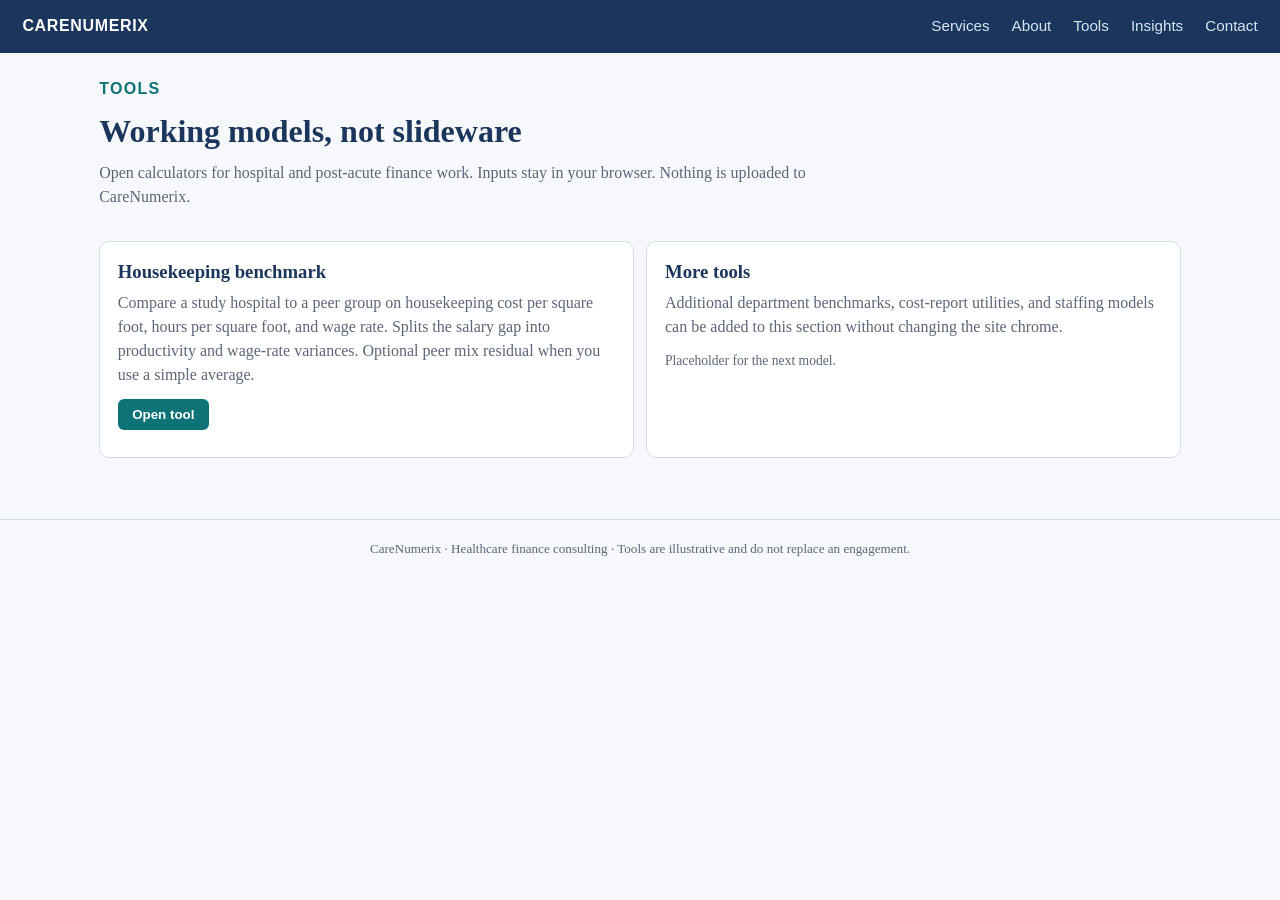
<file: index.html>
<!DOCTYPE html>
<html lang="en">
<head>
  <meta charset="utf-8">
  <meta name="viewport" content="width=device-width, initial-scale=1">
  <title>CareNumerix</title>
  <meta http-equiv="refresh" content="0; url=tools/">
  <link rel="canonical" href="tools/">
</head>
<body>
  <p><a href="tools/">Continue to CareNumerix Tools</a></p>
</body>
</html>
</file>
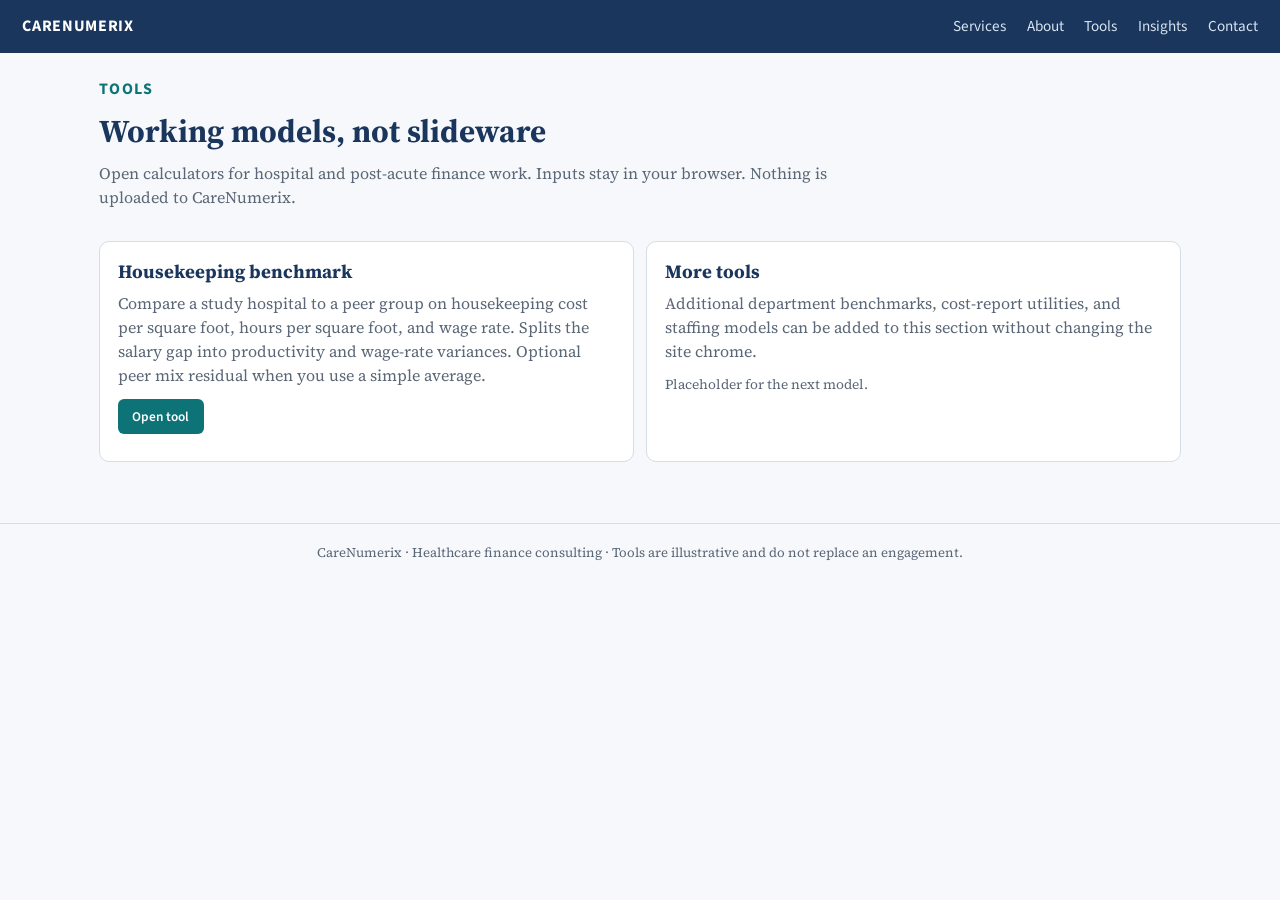
<file: tools/index.html>
<!DOCTYPE html>
<html lang="en">
<head>
  <meta charset="utf-8">
  <meta name="viewport" content="width=device-width, initial-scale=1">
  <title>Tools | CareNumerix</title>
  <link rel="preconnect" href="https://fonts.googleapis.com">
  <link href="https://fonts.googleapis.com/css2?family=Source+Sans+3:wght@400;600;700&family=Source+Serif+4:wght@500;600&display=swap" rel="stylesheet">
  <link rel="stylesheet" href="styles.css">
</head>
<body>
  <header>
    <a class="brand" href="https://www.carenumerix.com/">CARENUMERIX</a>
    <nav class="sans">
      <a href="https://www.carenumerix.com/services">Services</a>
      <a href="https://www.carenumerix.com/about">About</a>
      <a href="index.html">Tools</a>
      <a href="https://www.carenumerix.com/insights">Insights</a>
      <a href="https://www.carenumerix.com/contact">Contact</a>
    </nav>
  </header>
  <main class="wrap">
    <p class="meta" style="letter-spacing:.08em;text-transform:uppercase;color:var(--teal);font-weight:700;margin:0 0 .4rem;">Tools</p>
    <h1>Working models, not slideware</h1>
    <p class="lede">Open calculators for hospital and post-acute finance work. Inputs stay in your browser. Nothing is uploaded to CareNumerix.</p>
    <div class="grid grid-2">
      <article class="card tool-card">
        <h3>Housekeeping benchmark</h3>
        <p>Compare a study hospital to a peer group on housekeeping cost per square foot, hours per square foot, and wage rate. Splits the salary gap into productivity and wage-rate variances. Optional peer mix residual when you use a simple average.</p>
        <p><a href="housekeeping-benchmark.html"><button type="button">Open tool</button></a></p>
      </article>
      <article class="card tool-card">
        <h3>More tools</h3>
        <p>Additional department benchmarks, cost-report utilities, and staffing models can be added to this section without changing the site chrome.</p>
        <p class="note">Placeholder for the next model.</p>
      </article>
    </div>
  </main>
  <footer>CareNumerix · Healthcare finance consulting · Tools are illustrative and do not replace an engagement.</footer>
</body>
</html>
</file>
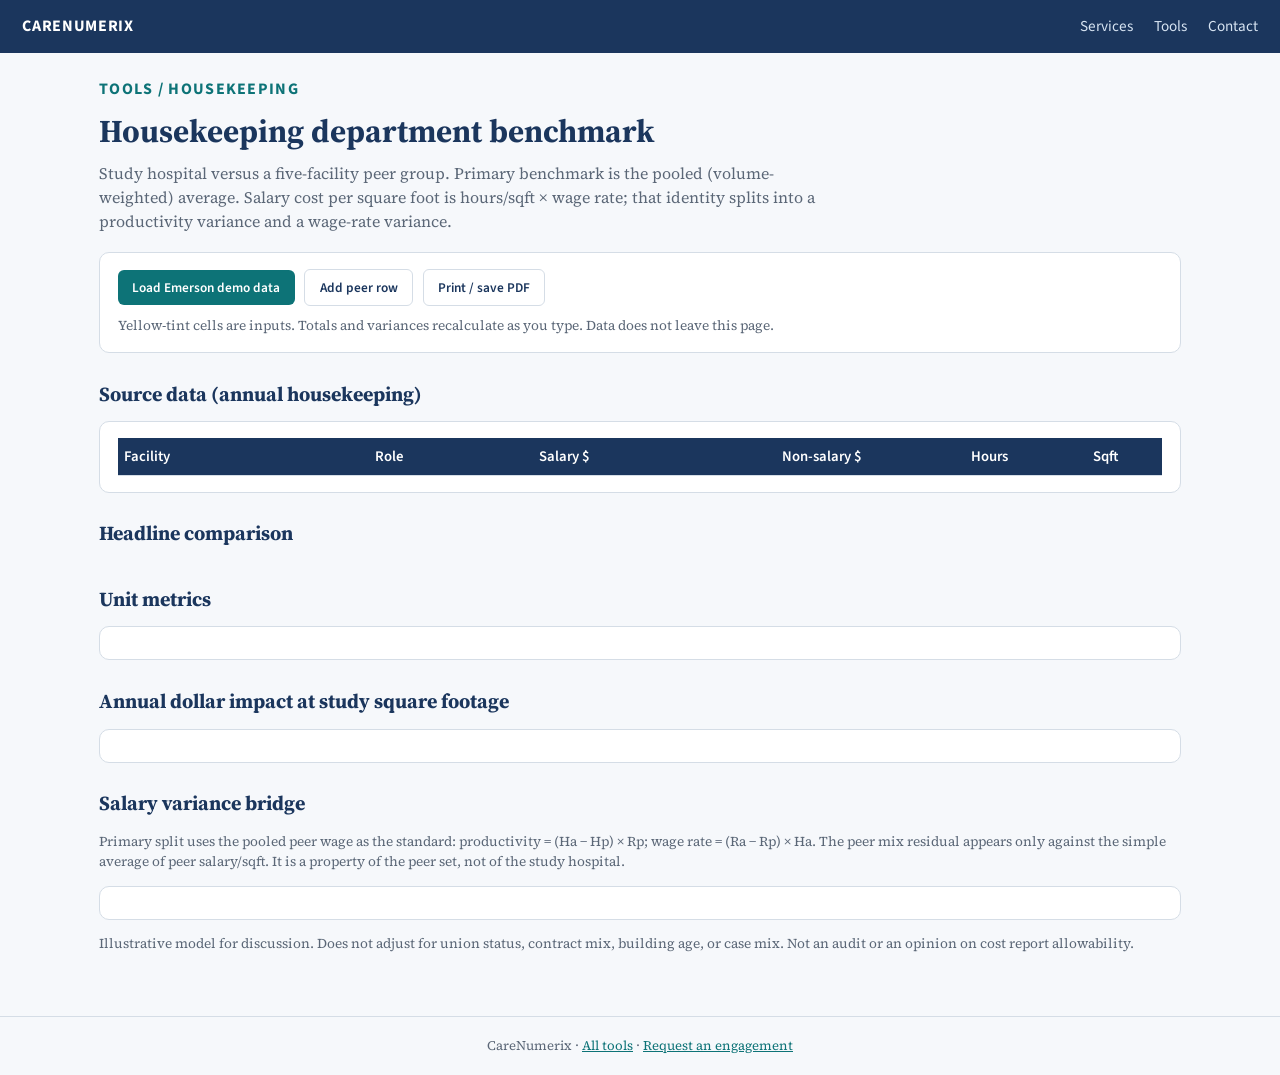
<file: tools/housekeeping-benchmark.html>
<!DOCTYPE html>
<html lang="en">
<head>
  <meta charset="utf-8">
  <meta name="viewport" content="width=device-width, initial-scale=1">
  <title>Housekeeping Benchmark | CareNumerix Tools</title>
  <link rel="preconnect" href="https://fonts.googleapis.com">
  <link href="https://fonts.googleapis.com/css2?family=Source+Sans+3:wght@400;600;700&family=Source+Serif+4:wght@500;600&display=swap" rel="stylesheet">
  <link rel="stylesheet" href="styles.css">
</head>
<body>
  <header>
    <a class="brand" href="https://www.carenumerix.com/">CARENUMERIX</a>
    <nav class="sans">
      <a href="https://www.carenumerix.com/services">Services</a>
      <a href="index.html">Tools</a>
      <a href="https://www.carenumerix.com/contact">Contact</a>
    </nav>
  </header>
  <main class="wrap">
    <p class="meta" style="letter-spacing:.08em;text-transform:uppercase;color:var(--teal);font-weight:700;margin:0 0 .4rem;">Tools / Housekeeping</p>
    <h1>Housekeeping department benchmark</h1>
    <p class="lede">Study hospital versus a five-facility peer group. Primary benchmark is the pooled (volume-weighted) average. Salary cost per square foot is hours/sqft × wage rate; that identity splits into a productivity variance and a wage-rate variance.</p>
    <div class="card">
      <div style="display:flex;gap:.6rem;flex-wrap:wrap;align-items:center;">
        <button type="button" onclick="resetDemo()">Load Emerson demo data</button>
        <button type="button" class="ghost" onclick="addPeer()">Add peer row</button>
        <button type="button" class="ghost" onclick="window.print()">Print / save PDF</button>
        <span class="note">Yellow-tint cells are inputs. Totals and variances recalculate as you type. Data does not leave this page.</span>
      </div>
    </div>
    <h2>Source data (annual housekeeping)</h2>
    <div class="card" style="overflow:auto;">
      <table id="src"><thead><tr><th>Facility</th><th>Role</th><th>Salary $</th><th>Non-salary $</th><th>Hours</th><th>Sqft</th><th></th></tr></thead><tbody></tbody></table>
    </div>
    <h2>Headline comparison</h2>
    <div class="grid grid-5" id="kpis"></div>
    <h2>Unit metrics</h2>
    <div class="card" style="overflow:auto;"><table id="units"></table></div>
    <h2>Annual dollar impact at study square footage</h2>
    <div class="card" style="overflow:auto;"><table id="impact"></table></div>
    <h2>Salary variance bridge</h2>
    <p class="note">Primary split uses the pooled peer wage as the standard: productivity = (Ha − Hp) × Rp; wage rate = (Ra − Rp) × Ha. The peer mix residual appears only against the simple average of peer salary/sqft. It is a property of the peer set, not of the study hospital.</p>
    <div class="card" style="overflow:auto;"><table id="bridge"></table></div>
    <p class="note">Illustrative model for discussion. Does not adjust for union status, contract mix, building age, or case mix. Not an audit or an opinion on cost report allowability.</p>
  </main>
  <footer>CareNumerix · <a href="index.html">All tools</a> · <a href="https://www.carenumerix.com/contact">Request an engagement</a></footer>
<script>
const DEMO = [
  {name:"Emerson", role:"study", sal:2179287, nw:1661607, hrs:88608, sq:376819},
  {name:"Lawrence General", role:"peer", sal:2406022, nw:312651, hrs:106506, sq:429304},
  {name:"Winchester", role:"peer", sal:2726976, nw:2098662, hrs:105872, sq:321556},
  {name:"Newton Wellesley", role:"peer", sal:5273159, nw:2243807, hrs:204682, sq:671238},
  {name:"South Shore", role:"peer", sal:6524069, nw:6967688, hrs:275955, sq:971974},
  {name:"Mount Auburn", role:"peer", sal:3007007, nw:811883, hrs:161889, sq:689852}
];
let rows = JSON.parse(JSON.stringify(DEMO));
const money = n => isFinite(n) ? n.toLocaleString("en-US",{style:"currency",currency:"USD",maximumFractionDigits:0}) : "—";
const money2 = n => isFinite(n) ? n.toLocaleString("en-US",{style:"currency",currency:"USD",minimumFractionDigits:2,maximumFractionDigits:2}) : "—";
const money3 = n => isFinite(n) ? n.toLocaleString("en-US",{style:"currency",currency:"USD",minimumFractionDigits:3,maximumFractionDigits:3}) : "—";
const dec4 = n => isFinite(n) ? n.toFixed(4) : "—";
const cls = n => n < -1e-9 ? "fav" : n > 1e-9 ? "unf" : "";
const read = n => n < -1e-9 ? "Favorable" : n > 1e-9 ? "Unfavorable" : "In line";
function resetDemo(){ rows = JSON.parse(JSON.stringify(DEMO)); renderAll(); }
function addPeer(){ rows.push({name:"New peer", role:"peer", sal:0, nw:0, hrs:0, sq:0}); renderAll(); }
function delRow(i){ if(rows.length<2) return; rows.splice(i,1); renderAll(); }
function setStudy(i){ rows.forEach((r,idx)=> r.role = idx===i ? "study" : "peer"); renderAll(); }
function upd(i, field, val){
  if(field==="name") rows[i].name = val;
  else rows[i][field] = parseFloat(String(val).replace(/,/g,"")) || 0;
  calc(); paintResults();
}
function ratios(r){
  const tot = r.sal + r.nw;
  return { tot, totSq: r.sq? tot/r.sq : NaN, salSq: r.sq? r.sal/r.sq : NaN, nwSq: r.sq? r.nw/r.sq : NaN, hSq: r.sq? r.hrs/r.sq : NaN, rate: r.hrs? r.sal/r.hrs : NaN };
}
function calc(){
  const study = rows.find(r=>r.role==="study") || rows[0];
  const peers = rows.filter(r=>r!==study);
  const A = ratios(study);
  const sum = peers.reduce((a,r)=>({sal:a.sal+r.sal,nw:a.nw+r.nw,hrs:a.hrs+r.hrs,sq:a.sq+r.sq}),{sal:0,nw:0,hrs:0,sq:0});
  const P = { totSq: sum.sq? (sum.sal+sum.nw)/sum.sq : NaN, salSq: sum.sq? sum.sal/sum.sq : NaN, nwSq: sum.sq? sum.nw/sum.sq : NaN, hSq: sum.sq? sum.hrs/sum.sq : NaN, rate: sum.hrs? sum.sal/sum.hrs : NaN };
  const list = peers.map(ratios);
  const avg = k => list.length? list.reduce((s,x)=>s+(x[k]||0),0)/list.length : NaN;
  const S = { totSq:avg("totSq"), salSq:avg("salSq"), nwSq:avg("nwSq"), hSq:avg("hSq"), rate:avg("rate") };
  const prodPooled = (A.hSq - P.hSq) * P.rate;
  const ratePooled = (A.rate - P.rate) * A.hSq;
  const prodSimple = (A.hSq - S.hSq) * S.rate;
  const rateSimple = (A.rate - S.rate) * A.hSq;
  const mix = (S.hSq * S.rate) - S.salSq;
  return {study, peers, sum, A, P, S, prodPooled, ratePooled, prodSimple, rateSimple, mix};
}
function renderSource(){
  const tb = document.querySelector("#src tbody");
  tb.innerHTML = rows.map((r,i)=>`
    <tr class="${r.role==="study"?"study":""}">
      <td><input type="text" value="${r.name.replace(/"/g,""")}" oninput="upd(${i},'name',this.value)"></td>
      <td>
        <select onchange="setStudy(${i})" ${r.role==="study"?"disabled":""}>
          <option value="study" ${r.role==="study"?"selected":""}>Study (A)</option>
          <option value="peer" ${r.role==="peer"?"selected":""}>Peer</option>
        </select>
      </td>
      <td><input type="number" value="${r.sal}" oninput="upd(${i},'sal',this.value)"></td>
      <td><input type="number" value="${r.nw}" oninput="upd(${i},'nw',this.value)"></td>
      <td><input type="number" value="${r.hrs}" oninput="upd(${i},'hrs',this.value)"></td>
      <td><input type="number" value="${r.sq}" oninput="upd(${i},'sq',this.value)"></td>
      <td>${r.role==="peer"?`<button class="ghost" type="button" onclick="delRow(${i})">Remove</button>`:""}</td>
    </tr>`).join("");
}
function paintResults(){
  const m = calc();
  const items = [
    ["Total $/sqft", m.A.totSq, m.P.totSq, m.A.totSq-m.P.totSq],
    ["Salary $/sqft", m.A.salSq, m.P.salSq, m.A.salSq-m.P.salSq],
    ["Non-salary $/sqft", m.A.nwSq, m.P.nwSq, m.A.nwSq-m.P.nwSq],
    ["Hours / sqft", m.A.hSq, m.P.hSq, m.A.hSq-m.P.hSq],
    ["Wage $ / hour", m.A.rate, m.P.rate, m.A.rate-m.P.rate]
  ];
  document.getElementById("kpis").innerHTML = items.map(([lab,a,p,d],i)=>`
    <div class="card kpi">
      <div class="sub">${lab}</div>
      <div class="val">${i===3?dec4(a):money2(a)}</div>
      <div class="sub">Peer pooled ${i===3?dec4(p):money2(p)}</div>
      <div class="${cls(d)}" style="margin-top:.35rem;padding:.2rem .4rem;border-radius:4px;">${i===3?dec4(d):money3(d)} · ${read(d)}</div>
    </div>`).join("");
  const unitRows = [["Study — "+m.study.name, m.A, "study"], ...m.peers.map(p=>[p.name, ratios(p), ""]), ["Peer pooled", m.P, "peer-tot"], ["Peer simple avg of ratios", m.S, ""]];
  document.getElementById("units").innerHTML = `<thead><tr><th>Facility</th><th>Total $/sqft</th><th>Salary $/sqft</th><th>Non-sal $/sqft</th><th>Hours/sqft</th><th>Wage $/hr</th></tr></thead><tbody>${unitRows.map(([n,x,c])=>`<tr class="${c}"><td>${n}</td><td>${money2(x.totSq)}</td><td>${money2(x.salSq)}</td><td>${money2(x.nwSq)}</td><td>${dec4(x.hSq)}</td><td>${money2(x.rate)}</td></tr>`).join("")}</tbody>`;
  const sq = m.study.sq;
  const impact = [["Total housekeeping", m.study.sal+m.study.nw, m.P.totSq*sq],["Salary", m.study.sal, m.P.salSq*sq],["Non-salary", m.study.nw, m.P.nwSq*sq]];
  document.getElementById("impact").innerHTML = `<thead><tr><th>Component</th><th>Study $</th><th>Peer-priced at study sqft</th><th>Variance</th><th>Reading</th></tr></thead><tbody>${impact.map(([n,a,p])=>`<tr><td>${n}</td><td>${money(a)}</td><td>${money(p)}</td><td class="${cls(a-p)}">${money(a-p)}</td><td>${read(a-p)}</td></tr>`).join("")}</tbody>`;
  const br = [
    ["Pooled benchmark","","",""],
    ["Productivity (Ha − Hp) × Rp", m.prodPooled, m.prodPooled*sq, "Hours difference at peer wage"],
    ["Wage rate (Ra − Rp) × Ha", m.ratePooled, m.ratePooled*sq, "Rate difference at study hours/sqft"],
    ["Salary variance vs pooled", m.prodPooled+m.ratePooled, (m.prodPooled+m.ratePooled)*sq, "Ties to study salary/sqft − pooled salary/sqft"],
    ["Simple-average benchmark (optional)","","",""],
    ["Productivity vs simple avg H and R", m.prodSimple, m.prodSimple*sq, "(Ha − Hbar) × Rbar"],
    ["Wage rate vs simple avg H and R", m.rateSimple, m.rateSimple*sq, "(Ra − Rbar) × Ha"],
    ["Peer mix residual", m.mix, m.mix*sq, "Hbar×Rbar − avg of peer salary/sqft. Property of the peer set."],
    ["Salary variance vs simple avg salary/sqft", m.prodSimple+m.rateSimple+m.mix, (m.prodSimple+m.rateSimple+m.mix)*sq, "Three lines sum to study − simple avg salary/sqft"]
  ];
  document.getElementById("bridge").innerHTML = `<thead><tr><th>Component</th><th>$ / sqft</th><th>Annual $</th><th>Notes</th></tr></thead><tbody>${br.map((row)=>{
    if(!row[1] && row[0].includes("benchmark")) return `<tr class="peer-tot"><td colspan="4">${row[0]}</td></tr>`;
    return `<tr><td>${row[0]}</td><td class="${cls(row[1])}">${money3(row[1])}</td><td class="${cls(row[2])}">${money(row[2])}</td><td style="text-align:left">${row[3]}</td></tr>`;
  }).join("")}</tbody>`;
}
function renderAll(){ renderSource(); paintResults(); }
renderAll();
</script>
</body>
</html>
</file>
<file: tools/styles.css>
:root {
  --navy: #1b365d;
  --navy-2: #2e5984;
  --teal: #0d7377;
  --gold: #c4a35a;
  --ink: #1a2332;
  --muted: #5b6777;
  --line: #d5dde6;
  --paper: #f6f8fb;
  --white: #ffffff;
  --fav: #1b7f4e;
  --unf: #b42318;
  --fav-bg: #e6f6ed;
  --unf-bg: #fdecec;
  --study: #d6eaf8;
  --peer: #eaf3de;
}
* { box-sizing: border-box; }
html, body { margin: 0; padding: 0; }
body {
  font-family: "Source Serif 4", Georgia, serif;
  color: var(--ink);
  background: var(--paper);
  line-height: 1.5;
}
.sans, nav, table, input, button, .kpi, .label, .meta { font-family: "Source Sans 3", "Segoe UI", sans-serif; }
a { color: var(--teal); }
header {
  background: var(--navy);
  color: #fff;
  padding: 0.9rem 1.4rem;
  display: flex;
  justify-content: space-between;
  align-items: center;
  gap: 1rem;
  flex-wrap: wrap;
}
header .brand { font-weight: 700; letter-spacing: 0.04em; text-decoration: none; color: #fff; font-family: "Source Sans 3", sans-serif; }
header nav a { color: #d7e4f2; text-decoration: none; margin-left: 1.1rem; font-size: 0.95rem; }
header nav a:hover { color: #fff; }
.wrap { max-width: 1120px; margin: 0 auto; padding: 1.5rem 1.2rem 3rem; }
h1 { font-size: 2rem; margin: 0 0 0.35rem; color: var(--navy); }
h2 { font-size: 1.25rem; color: var(--navy); margin: 1.6rem 0 0.6rem; }
.lede { color: var(--muted); max-width: 46rem; margin: 0 0 1.2rem; }
.card {
  background: var(--white);
  border: 1px solid var(--line);
  border-radius: 10px;
  padding: 1rem 1.1rem;
  margin: 0.8rem 0;
}
.grid { display: grid; gap: 0.8rem; }
.grid-2 { grid-template-columns: repeat(auto-fit, minmax(240px, 1fr)); }
.grid-5 { grid-template-columns: repeat(auto-fit, minmax(160px, 1fr)); }
.kpi { border-top: 3px solid var(--teal); }
.kpi .val { font-size: 1.35rem; font-weight: 700; color: var(--navy); }
.kpi .sub { font-size: 0.8rem; color: var(--muted); }
table { width: 100%; border-collapse: collapse; font-size: 0.92rem; }
th, td { border-bottom: 1px solid var(--line); padding: 0.45rem 0.4rem; text-align: right; }
th:first-child, td:first-child { text-align: left; }
th { background: var(--navy); color: #fff; font-weight: 600; }
tr.study td { background: var(--study); }
tr.peer-tot td { background: #e6f4f1; font-weight: 600; }
input[type="text"], input[type="number"] {
  width: 100%;
  border: 1px solid var(--line);
  border-radius: 6px;
  padding: 0.28rem 0.4rem;
  font: inherit;
  color: #0033cc;
  background: #fffef3;
}
button {
  background: var(--teal);
  color: #fff;
  border: 0;
  border-radius: 6px;
  padding: 0.5rem 0.9rem;
  cursor: pointer;
  font-weight: 600;
}
button.ghost { background: transparent; color: var(--navy); border: 1px solid var(--line); }
.fav { color: var(--fav); background: var(--fav-bg); }
.unf { color: var(--unf); background: var(--unf-bg); }
.note { font-size: 0.85rem; color: var(--muted); }
.tool-card h3 { margin: 0 0 0.35rem; color: var(--navy); }
.tool-card p { margin: 0 0 0.7rem; color: var(--muted); }
footer {
  border-top: 1px solid var(--line);
  color: var(--muted);
  font-size: 0.82rem;
  padding: 1.2rem;
  text-align: center;
}
@media print { header nav, button { display: none; } }
</file>
